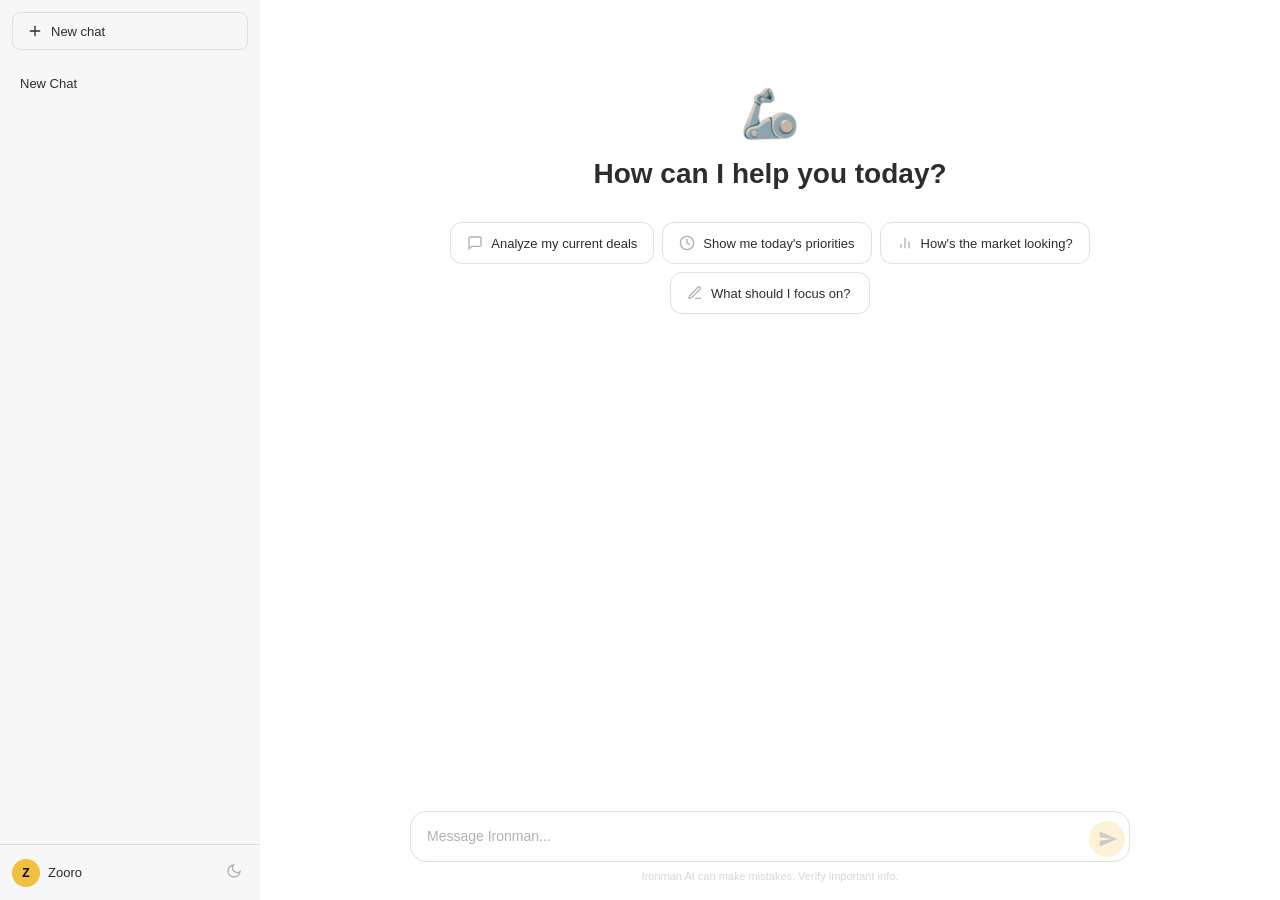
<file: index.html>
<!DOCTYPE html>
<html lang="en">
<head>
  <meta charset="UTF-8" />
  <meta name="viewport" content="width=device-width, initial-scale=1.0" />
  <title>Ironman AI — Dealer Assistant</title>
  <link rel="stylesheet" href="style.css" />
  <link rel="icon" type="image/svg+xml" href="data:image/svg+xml,<svg xmlns='http://www.w3.org/2000/svg' viewBox='0 0 100 100'><text y='.9em' font-size='90'>🦾</text></svg>" />
</head>
<body>
  <div class="app">
    <!-- Sidebar -->
    <aside class="sidebar" id="sidebar">
      <div class="sidebar-header">
        <button class="new-chat-btn" onclick="newChat()">
          <svg width="16" height="16" viewBox="0 0 24 24" fill="none" stroke="currentColor" stroke-width="2" stroke-linecap="round"><line x1="12" y1="5" x2="12" y2="19"/><line x1="5" y1="12" x2="19" y2="12"/></svg>
          New chat
        </button>
      </div>
      <div class="sidebar-conversations">
        <div id="conversationList"></div>
      </div>
      <div class="sidebar-footer">
        <div class="sidebar-user">
          <div class="user-avatar">Z</div>
          <span>Zooro</span>
        </div>
        <button class="theme-toggle" onclick="toggleTheme()" title="Toggle theme">
          <svg width="16" height="16" viewBox="0 0 24 24" fill="none" stroke="currentColor" stroke-width="2"><path d="M21 12.79A9 9 0 1 1 11.21 3 7 7 0 0 0 21 12.79z"/></svg>
        </button>
      </div>
    </aside>

    <!-- Main Chat Area -->
    <main class="chat-area">
      <!-- Messages -->
      <div class="messages" id="messages">
        <div class="welcome">
          <div class="welcome-icon">🦾</div>
          <h2>How can I help you today?</h2>
          <div class="suggestions">
            <button class="suggestion-chip" onclick="sendSuggestion('Analyze my current deals')">
              <svg width="16" height="16" viewBox="0 0 24 24" fill="none" stroke="currentColor" stroke-width="2"><path d="M21 15a2 2 0 0 1-2 2H7l-4 4V5a2 2 0 0 1 2-2h14a2 2 0 0 1 2 2z"/></svg>
              Analyze my current deals
            </button>
            <button class="suggestion-chip" onclick="sendSuggestion('Show me today\'s priorities')">
              <svg width="16" height="16" viewBox="0 0 24 24" fill="none" stroke="currentColor" stroke-width="2"><circle cx="12" cy="12" r="10"/><polyline points="12 6 12 12 16 14"/></svg>
              Show me today's priorities
            </button>
            <button class="suggestion-chip" onclick="sendSuggestion('How\'s the market looking?')">
              <svg width="16" height="16" viewBox="0 0 24 24" fill="none" stroke="currentColor" stroke-width="2"><line x1="18" y1="20" x2="18" y2="10"/><line x1="12" y1="20" x2="12" y2="4"/><line x1="6" y1="20" x2="6" y2="14"/></svg>
              How's the market looking?
            </button>
            <button class="suggestion-chip" onclick="sendSuggestion('What should I focus on?')">
              <svg width="16" height="16" viewBox="0 0 24 24" fill="none" stroke="currentColor" stroke-width="2"><path d="M12 20h9"/><path d="M16.5 3.5a2.121 2.121 0 0 1 3 3L7 19l-4 1 1-4L16.5 3.5z"/></svg>
              What should I focus on?
            </button>
          </div>
        </div>
      </div>

      <!-- Input Area -->
      <div class="input-area">
        <div class="input-wrapper">
          <textarea
            id="chatInput"
            rows="1"
            placeholder="Message Ironman..."
            onkeydown="handleKeyDown(event)"
            oninput="autoResize(this)"
          ></textarea>
          <button class="send-btn" id="sendBtn" onclick="sendMessage()" disabled>
            <svg viewBox="0 0 24 24" width="20" height="20" fill="currentColor">
              <path d="M2.01 21L23 12 2.01 3 2 10l15 2-15 2z" />
            </svg>
          </button>
        </div>
        <div class="input-footer">
          Ironman AI can make mistakes. Verify important info.
        </div>
      </div>
    </main>
  </div>

  <script src="script.js"></script>
</body>
</html>
</file>
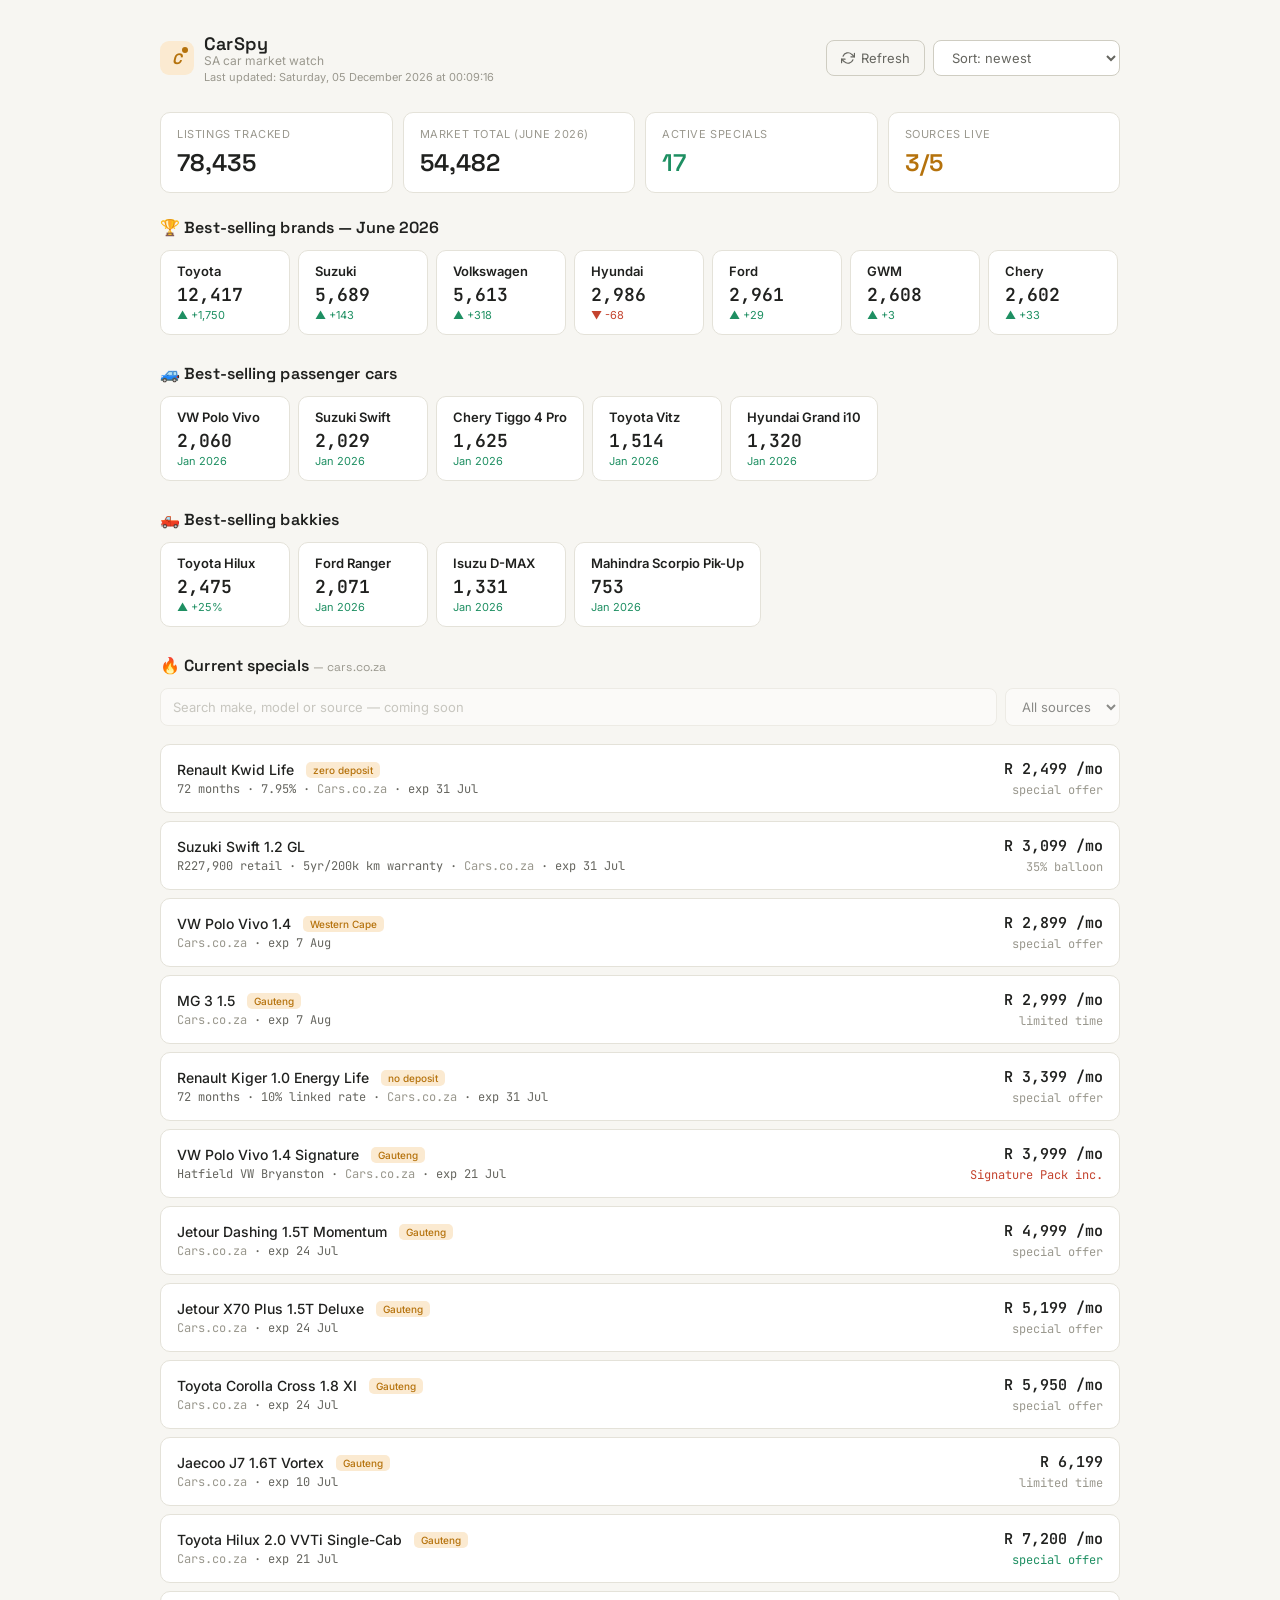
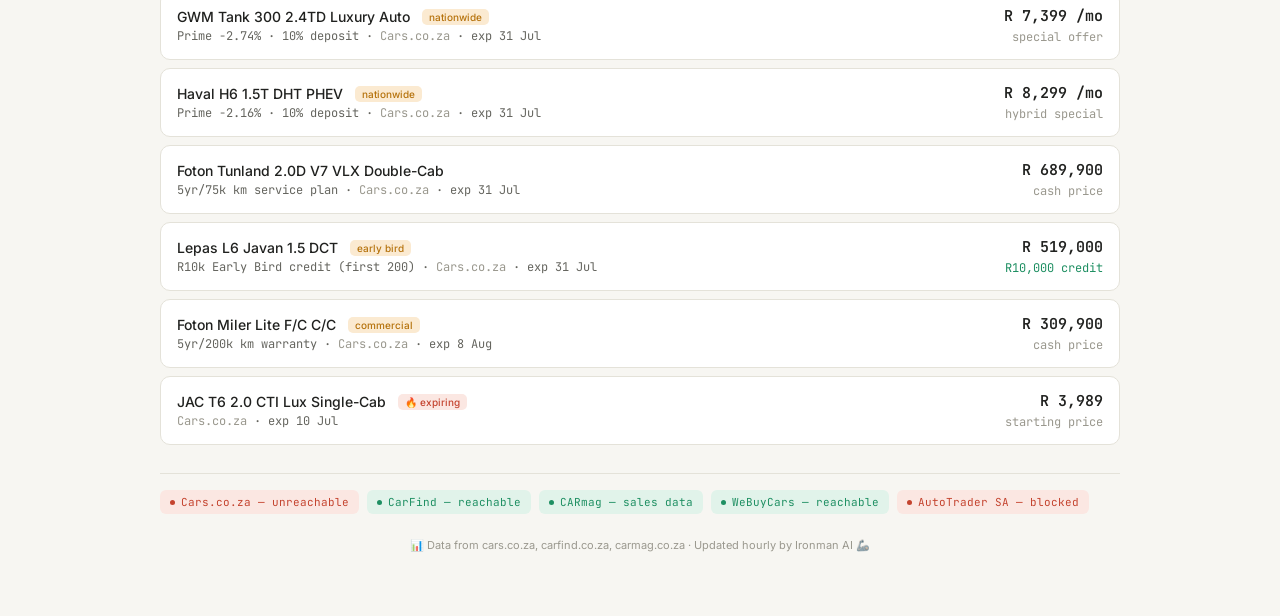
<file: car-market-report.html>
<!DOCTYPE html>
<html lang="en">
<head>
<meta charset="UTF-8">
<meta name="viewport" content="width=device-width, initial-scale=1.0">
<title>CarSpy — SA car market watch</title>
<link rel="preconnect" href="https://fonts.googleapis.com">
<link rel="preconnect" href="https://fonts.gstatic.com" crossorigin>
<link href="https://fonts.googleapis.com/css2?family=Space+Grotesk:wght@500;600;700&family=Inter:wght@400;500;600&family=JetBrains+Mono:wght@400;500;600&display=swap" rel="stylesheet">
<style>
  :root{
    --bg:#F7F6F2;
    --surface:#FFFFFF;
    --surface-2:#FBFAF7;
    --border:#E4E2D9;
    --border-strong:#CFCDC2;
    --text:#20211F;
    --text-dim:#65655F;
    --text-faint:#9A988E;
    --signal:#B5720C;
    --signal-dim:#FBEAD1;
    --drop:#1E8F62;
    --drop-dim:#E1F3EA;
    --rise:#C4432E;
    --rise-dim:#FBE7E2;
    --font-display:'Space Grotesk',sans-serif;
    --font-body:'Inter',sans-serif;
    --font-mono:'JetBrains Mono',monospace;
  }
  *{box-sizing:border-box;margin:0;padding:0;}
  body{
    background:var(--bg);
    color:var(--text);
    font-family:var(--font-body);
    min-height:100vh;
    padding:32px 24px 64px;
  }
  .wrap{max-width:960px;margin:0 auto;}

  header{
    display:flex;justify-content:space-between;align-items:center;
    margin-bottom:28px;
  }
  .brand{display:flex;align-items:center;gap:10px;}
  .brand-mark{
    width:34px;height:34px;border-radius:9px;
    background:var(--signal-dim);
    display:flex;align-items:center;justify-content:center;
    position:relative;
  }
  .brand-mark::after{
    content:'';position:absolute;width:6px;height:6px;border-radius:50%;
    background:var(--signal);top:6px;right:6px;
    box-shadow:0 0 0 0 rgba(255,176,32,0.6);
    animation:blip 2.2s ease-out infinite;
  }
  @keyframes blip{
    0%{box-shadow:0 0 0 0 rgba(255,176,32,0.55);}
    70%{box-shadow:0 0 0 8px rgba(255,176,32,0);}
    100%{box-shadow:0 0 0 0 rgba(255,176,32,0);}
  }
  .brand-mark i{font-family:var(--font-display);font-weight:700;font-size:15px;color:var(--signal);}
  .brand-name{font-family:var(--font-display);font-weight:600;font-size:18px;letter-spacing:0.2px;}
  .brand-sub{font-size:12px;color:var(--text-faint);margin-top:-2px;}
  .update-time{font-size:11px;color:var(--text-faint);margin-top:2px;}
  nav{display:flex;gap:8px;}
  nav select{
    background:var(--surface);border:0.5px solid var(--border-strong);color:var(--text-dim);
    font-family:var(--font-body);font-size:13px;padding:8px 14px;border-radius:8px;
    cursor:pointer;transition:border-color .15s,color .15s;
    outline:none;
  }
  nav select:hover{border-color:var(--signal);color:var(--text);}

  .stats{
    display:grid;grid-template-columns:repeat(4,1fr);gap:10px;margin-bottom:24px;
  }
  .stat{
    background:var(--surface);border:0.5px solid var(--border);border-radius:10px;
    padding:14px 16px;
  }
  .stat-label{font-size:11px;color:var(--text-faint);text-transform:uppercase;letter-spacing:0.6px;}
  .stat-value{font-family:var(--font-display);font-weight:600;font-size:24px;margin-top:6px;}
  .stat-value.up{color:var(--drop);}
  .stat-value.warn{color:var(--signal);}
  .stat-value.down{color:var(--rise);}

  /* section headers */
  .section-title{
    font-family:var(--font-display);font-weight:600;font-size:16px;
    margin:20px 0 12px;letter-spacing:0.1px;
  }

  /* top brands row */
  .brands-row{
    display:flex;gap:8px;overflow-x:auto;padding-bottom:8px;margin-bottom:20px;
  }
  .brands-row::-webkit-scrollbar{height:4px;}
  .brands-row::-webkit-scrollbar-thumb{background:var(--border);border-radius:2px;}
  .brand-pill{
    flex-shrink:0;background:var(--surface);border:0.5px solid var(--border);
    border-radius:10px;padding:12px 16px;min-width:130px;
  }
  .brand-pill .name{font-size:13px;font-weight:600;}
  .brand-pill .sales{font-family:var(--font-mono);font-size:18px;font-weight:600;margin-top:4px;}
  .brand-pill .change{font-size:11px;margin-top:2px;}
  .brand-pill .change.up{color:var(--drop);}
  .brand-pill .change.down{color:var(--rise);}

  .controls{
    display:flex;gap:8px;margin-bottom:18px;flex-wrap:wrap;
  }
  .controls input, .controls select{
    background:var(--surface);border:0.5px solid var(--border);color:var(--text);
    font-family:var(--font-body);font-size:13px;padding:9px 12px;border-radius:8px;
    outline:none;
  }
  .controls input{flex:1;min-width:200px;}
  .controls input::placeholder{color:var(--text-faint);}
  .controls input:focus, .controls select:focus{border-color:var(--signal);}

  .feed{display:flex;flex-direction:column;gap:8px;margin-bottom:28px;}
  .listing{
    display:flex;justify-content:space-between;align-items:center;
    background:var(--surface);border:0.5px solid var(--border);border-radius:10px;
    padding:14px 16px;transition:border-color .15s;
  }
  .listing:hover{border-color:var(--border-strong);}
  .l-title{font-size:14px;font-weight:500;}
  .l-meta{font-size:12px;color:var(--text-dim);margin-top:3px;font-family:var(--font-mono);}
  .l-meta .src{color:var(--text-faint);}
  .l-right{text-align:right;}
  .l-price{font-family:var(--font-mono);font-weight:600;font-size:15px;}
  .l-delta{font-size:12px;margin-top:3px;font-family:var(--font-mono);}
  .l-delta.drop{color:var(--drop);}
  .l-delta.rise{color:var(--rise);}
  .l-delta.new{color:var(--text-faint);}
  .tag{
    display:inline-block;font-size:10px;padding:2px 7px;border-radius:5px;
    margin-left:8px;font-family:var(--font-body);font-weight:500;
    background:var(--signal-dim);color:var(--signal);vertical-align:1px;
  }
  .tag.hot{background:var(--rise-dim);color:var(--rise);}

  .sources{
    display:flex;gap:8px;flex-wrap:wrap;padding-top:16px;border-top:0.5px solid var(--border);
  }
  .src-pill{
    font-family:var(--font-mono);font-size:11px;padding:5px 10px;border-radius:6px;
    display:flex;align-items:center;gap:6px;
  }
  .src-pill.ok{background:var(--drop-dim);color:var(--drop);}
  .src-pill.warn{background:var(--signal-dim);color:var(--signal);}
  .src-pill.err{background:var(--rise-dim);color:var(--rise);}
  .src-dot{width:5px;height:5px;border-radius:50%;background:currentColor;}

  footer{margin-top:24px;font-size:11px;color:var(--text-faint);text-align:center;}

  @media (max-width:640px){
    .stats{grid-template-columns:repeat(2,1fr);}
    header{flex-direction:column;align-items:flex-start;gap:14px;}
  }
</style>
</head>
<body>
<div class="wrap">

  <header>
    <div class="brand">
      <div class="brand-mark"><i>C</i></div>
      <div>
        <div class="brand-name">CarSpy</div>
        <div class="brand-sub">SA car market watch</div>
        <div class="update-time" id="updateTime">Last updated: Thursday, 23 July 2026 at 18:33:43</div>
      </div>
    </div>
    <nav>
      <button id="refreshBtn" onclick="refreshData()" style="background:transparent;border:0.5px solid var(--border-strong);color:var(--text-dim);font-family:var(--font-body);font-size:13px;padding:8px 14px;border-radius:8px;cursor:pointer;transition:border-color .15s,color .15s;display:flex;align-items:center;gap:6px;">
        <svg id="refreshIcon" width="14" height="14" viewBox="0 0 24 24" fill="none" stroke="currentColor" stroke-width="2" stroke-linecap="round" stroke-linejoin="round"><polyline points="23 4 23 10 17 10"/><polyline points="1 20 1 14 7 14"/><path d="M3.51 9a9 9 0 0 1 14.85-3.36L23 10M1 14l4.64 4.36A9 9 0 0 0 20.49 15"/></svg>
        <span id="refreshText">Refresh</span>
      </button>
      <select>
        <option>Sort: newest</option>
        <option>Sort: price low to high</option>
        <option>Sort: biggest drop</option>
      </select>
    </nav>
  </header>

  <div class="stats">
    <div class="stat"><div class="stat-label">Listings tracked</div><div class="stat-value">78,435</div></div>
    <div class="stat"><div class="stat-label">Market total (June 2026)</div><div class="stat-value">54,482</div></div>
    <div class="stat"><div class="stat-label">Active specials</div><div class="stat-value up">17</div></div>
    <div class="stat"><div class="stat-label">Sources live</div><div class="stat-value warn">3/5</div></div>
  </div>

  <!-- Top selling brands -->
  <div class="section-title">🏆 Best-selling brands — June 2026</div>
  <div class="brands-row">
    <div class="brand-pill"><div class="name">Toyota</div><div class="sales">12,417</div><div class="change up">▲ +1,750</div></div>
    <div class="brand-pill"><div class="name">Suzuki</div><div class="sales">5,689</div><div class="change up">▲ +143</div></div>
    <div class="brand-pill"><div class="name">Volkswagen</div><div class="sales">5,613</div><div class="change up">▲ +318</div></div>
    <div class="brand-pill"><div class="name">Hyundai</div><div class="sales">2,986</div><div class="change down">▼ -68</div></div>
    <div class="brand-pill"><div class="name">Ford</div><div class="sales">2,961</div><div class="change up">▲ +29</div></div>
    <div class="brand-pill"><div class="name">GWM</div><div class="sales">2,608</div><div class="change up">▲ +3</div></div>
    <div class="brand-pill"><div class="name">Chery</div><div class="sales">2,602</div><div class="change up">▲ +33</div></div>
    <div class="brand-pill"><div class="name">Isuzu</div><div class="sales">2,121</div><div class="change up">▲ +750</div></div>
    <div class="brand-pill"><div class="name">Jetour</div><div class="sales">2,054</div><div class="change up">▲ +34</div></div>
    <div class="brand-pill"><div class="name">Mahindra</div><div class="sales">1,669</div><div class="change up">▲ +240</div></div>
  </div>

  <!-- Best passenger cars -->
  <div class="section-title">🚙 Best-selling passenger cars</div>
  <div class="brands-row">
    <div class="brand-pill"><div class="name">VW Polo Vivo</div><div class="sales">2,060</div><div class="change up">Jan 2026</div></div>
    <div class="brand-pill"><div class="name">Suzuki Swift</div><div class="sales">2,029</div><div class="change up">Jan 2026</div></div>
    <div class="brand-pill"><div class="name">Chery Tiggo 4 Pro</div><div class="sales">1,625</div><div class="change up">Jan 2026</div></div>
    <div class="brand-pill"><div class="name">Toyota Vitz</div><div class="sales">1,514</div><div class="change up">Jan 2026</div></div>
    <div class="brand-pill"><div class="name">Hyundai Grand i10</div><div class="sales">1,320</div><div class="change up">Jan 2026</div></div>
  </div>

  <!-- Best bakkies -->
  <div class="section-title">🛻 Best-selling bakkies</div>
  <div class="brands-row">
    <div class="brand-pill"><div class="name">Toyota Hilux</div><div class="sales">2,475</div><div class="change up">▲ +25%</div></div>
    <div class="brand-pill"><div class="name">Ford Ranger</div><div class="sales">2,071</div><div class="change up">Jan 2026</div></div>
    <div class="brand-pill"><div class="name">Isuzu D-MAX</div><div class="sales">1,331</div><div class="change up">Jan 2026</div></div>
    <div class="brand-pill"><div class="name">Mahindra Scorpio Pik-Up</div><div class="sales">753</div><div class="change up">Jan 2026</div></div>
  </div>

  <!-- Current specials feed -->
  <div class="section-title">🔥 Current specials <span style="font-size:12px;font-weight:400;color:var(--text-faint);">— cars.co.za</span></div>
  <div class="controls">
    <input type="text" placeholder="Search make, model or source — coming soon" disabled style="opacity:0.5">
    <select disabled style="opacity:0.5">
      <option>All sources</option>
    </select>
  </div>

  <div class="feed" id="feed">
    <div class="listing">
      <div>
        <div class="l-title">Renault Kwid Life <span class="tag">zero deposit</span></div>
        <div class="l-meta">72 months · 7.95% · <span class="src">Cars.co.za</span> · exp 31 Jul</div>
      </div>
      <div class="l-right">
        <div class="l-price">R 2,499 /mo</div>
        <div class="l-delta new">special offer</div>
      </div>
    </div>
    <div class="listing">
      <div>
        <div class="l-title">Suzuki Swift 1.2 GL</div>
        <div class="l-meta">R227,900 retail · 5yr/200k km warranty · <span class="src">Cars.co.za</span> · exp 31 Jul</div>
      </div>
      <div class="l-right">
        <div class="l-price">R 3,099 /mo</div>
        <div class="l-delta new">35% balloon</div>
      </div>
    </div>
    <div class="listing">
      <div>
        <div class="l-title">VW Polo Vivo 1.4 <span class="tag">Western Cape</span></div>
        <div class="l-meta"><span class="src">Cars.co.za</span> · exp 7 Aug</div>
      </div>
      <div class="l-right">
        <div class="l-price">R 2,899 /mo</div>
        <div class="l-delta new">special offer</div>
      </div>
    </div>
    <div class="listing">
      <div>
        <div class="l-title">MG 3 1.5 <span class="tag">Gauteng</span></div>
        <div class="l-meta"><span class="src">Cars.co.za</span> · exp 7 Aug</div>
      </div>
      <div class="l-right">
        <div class="l-price">R 2,999 /mo</div>
        <div class="l-delta new">limited time</div>
      </div>
    </div>
    <div class="listing">
      <div>
        <div class="l-title">Renault Kiger 1.0 Energy Life <span class="tag">no deposit</span></div>
        <div class="l-meta">72 months · 10% linked rate · <span class="src">Cars.co.za</span> · exp 31 Jul</div>
      </div>
      <div class="l-right">
        <div class="l-price">R 3,399 /mo</div>
        <div class="l-delta new">special offer</div>
      </div>
    </div>
    <div class="listing">
      <div>
        <div class="l-title">VW Polo Vivo 1.4 Signature <span class="tag">Gauteng</span></div>
        <div class="l-meta">Hatfield VW Bryanston · <span class="src">Cars.co.za</span> · exp 21 Jul</div>
      </div>
      <div class="l-right">
        <div class="l-price">R 3,999 /mo</div>
        <div class="l-delta rise">Signature Pack inc.</div>
      </div>
    </div>
    <div class="listing">
      <div>
        <div class="l-title">Jetour Dashing 1.5T Momentum <span class="tag">Gauteng</span></div>
        <div class="l-meta"><span class="src">Cars.co.za</span> · exp 24 Jul</div>
      </div>
      <div class="l-right">
        <div class="l-price">R 4,999 /mo</div>
        <div class="l-delta new">special offer</div>
      </div>
    </div>
    <div class="listing">
      <div>
        <div class="l-title">Jetour X70 Plus 1.5T Deluxe <span class="tag">Gauteng</span></div>
        <div class="l-meta"><span class="src">Cars.co.za</span> · exp 24 Jul</div>
      </div>
      <div class="l-right">
        <div class="l-price">R 5,199 /mo</div>
        <div class="l-delta new">special offer</div>
      </div>
    </div>
    <div class="listing">
      <div>
        <div class="l-title">Toyota Corolla Cross 1.8 XI <span class="tag">Gauteng</span></div>
        <div class="l-meta"><span class="src">Cars.co.za</span> · exp 24 Jul</div>
      </div>
      <div class="l-right">
        <div class="l-price">R 5,950 /mo</div>
        <div class="l-delta new">special offer</div>
      </div>
    </div>
    <div class="listing">
      <div>
        <div class="l-title">Jaecoo J7 1.6T Vortex <span class="tag">Gauteng</span></div>
        <div class="l-meta"><span class="src">Cars.co.za</span> · exp 10 Jul</div>
      </div>
      <div class="l-right">
        <div class="l-price">R 6,199</div>
        <div class="l-delta new">limited time</div>
      </div>
    </div>
    <div class="listing">
      <div>
        <div class="l-title">Toyota Hilux 2.0 VVTi Single-Cab <span class="tag">Gauteng</span></div>
        <div class="l-meta"><span class="src">Cars.co.za</span> · exp 21 Jul</div>
      </div>
      <div class="l-right">
        <div class="l-price">R 7,200 /mo</div>
        <div class="l-delta drop">special offer</div>
      </div>
    </div>
    <div class="listing">
      <div>
        <div class="l-title">GWM Tank 300 2.4TD Luxury Auto <span class="tag">nationwide</span></div>
        <div class="l-meta">Prime -2.74% · 10% deposit · <span class="src">Cars.co.za</span> · exp 31 Jul</div>
      </div>
      <div class="l-right">
        <div class="l-price">R 7,399 /mo</div>
        <div class="l-delta new">special offer</div>
      </div>
    </div>
    <div class="listing">
      <div>
        <div class="l-title">Haval H6 1.5T DHT PHEV <span class="tag">nationwide</span></div>
        <div class="l-meta">Prime -2.16% · 10% deposit · <span class="src">Cars.co.za</span> · exp 31 Jul</div>
      </div>
      <div class="l-right">
        <div class="l-price">R 8,299 /mo</div>
        <div class="l-delta new">hybrid special</div>
      </div>
    </div>
    <div class="listing">
      <div>
        <div class="l-title">Foton Tunland 2.0D V7 VLX Double-Cab</div>
        <div class="l-meta">5yr/75k km service plan · <span class="src">Cars.co.za</span> · exp 31 Jul</div>
      </div>
      <div class="l-right">
        <div class="l-price">R 689,900</div>
        <div class="l-delta new">cash price</div>
      </div>
    </div>
    <div class="listing">
      <div>
        <div class="l-title">Lepas L6 Javan 1.5 DCT <span class="tag">early bird</span></div>
        <div class="l-meta">R10k Early Bird credit (first 200) · <span class="src">Cars.co.za</span> · exp 31 Jul</div>
      </div>
      <div class="l-right">
        <div class="l-price">R 519,000</div>
        <div class="l-delta drop">R10,000 credit</div>
      </div>
    </div>
    <div class="listing">
      <div>
        <div class="l-title">Foton Miler Lite F/C C/C <span class="tag">commercial</span></div>
        <div class="l-meta">5yr/200k km warranty · <span class="src">Cars.co.za</span> · exp 8 Aug</div>
      </div>
      <div class="l-right">
        <div class="l-price">R 309,900</div>
        <div class="l-delta new">cash price</div>
      </div>
    </div>
    <div class="listing">
      <div>
        <div class="l-title">JAC T6 2.0 CTI Lux Single-Cab <span class="tag hot">🔥 expiring</span></div>
        <div class="l-meta"><span class="src">Cars.co.za</span> · exp 10 Jul</div>
      </div>
      <div class="l-right">
        <div class="l-price">R 3,989</div>
        <div class="l-delta new">starting price</div>
      </div>
    </div>
  </div>

  <div class="sources">
    <div class="src-pill err"><span class="src-dot"></span>Cars.co.za — unreachable</div>
    <div class="src-pill ok"><span class="src-dot"></span>CarFind — reachable</div>
    <div class="src-pill ok"><span class="src-dot"></span>CARmag — sales data</div>
    <div class="src-pill ok"><span class="src-dot"></span>WeBuyCars — reachable</div>
    <div class="src-pill err"><span class="src-dot"></span>AutoTrader SA — blocked</div>
  </div>

  <footer>
    📊 Data from cars.co.za, carfind.co.za, carmag.co.za · Updated <span id="refreshStatus">hourly</span> by Ironman AI 🦾
  </footer>
</div>

<script>
  const now = new Date().toLocaleString('en-ZA', { timeZone: 'Africa/Johannesburg', dateStyle: 'full', timeStyle: 'medium' });
  document.getElementById('updateTime').textContent = 'Last updated: ' + now;

  async function refreshData() {
    const btn = document.getElementById('refreshBtn');
    const icon = document.getElementById('refreshIcon');
    const text = document.getElementById('refreshText');
    const status = document.getElementById('refreshStatus');

    btn.style.opacity = '0.6';
    btn.style.pointerEvents = 'none';
    text.textContent = 'Refreshing...';
    icon.style.animation = 'spin 1s linear infinite';
    status.textContent = 'refreshing now...';

    try {
      // Use no-cors to send request from HTTPS page to HTTP endpoint
      await fetch('http://75.119.130.136:3102/refresh', { method: 'POST', mode: 'no-cors', signal: AbortSignal.timeout(45000) });
      status.textContent = 'refreshed ✓';
      text.textContent = 'Refresh';
      btn.style.opacity = '1';
      btn.style.pointerEvents = 'auto';
      icon.style.animation = 'none';
      setTimeout(() => location.reload(), 1500);
    } catch (err) {
      // Even if fetch fails (no-cors mode), the request likely went through
      status.textContent = 'refresh triggered ✓';
      text.textContent = 'Refresh';
      btn.style.opacity = '1';
      btn.style.pointerEvents = 'auto';
      icon.style.animation = 'none';
      setTimeout(() => location.reload(), 2000);
    }
  }

  // Add spin animation
  const style = document.createElement('style');
  style.textContent = '@keyframes spin { 100% { transform: rotate(360deg); } }';
  document.head.appendChild(style);
</script>
</body>
</html>
</file>
<file: style.css>
/* ============================================
   IRONMAN AI — Dealer Assistant
   ChatGPT-inspired Design
   ============================================ */

:root {
  --bg-primary: #ffffff;
  --bg-secondary: #f7f7f8;
  --bg-tertiary: #ececf1;
  --bg-hover: #e8e8ec;
  --bg-input: #ffffff;
  --text-primary: #2d2d2d;
  --text-secondary: #6b6b6b;
  --text-muted: #b0b0b0;
  --border-color: #e0e0e0;
  --accent: #f0c040;
  --accent-hover: #e0b030;
  --user-bubble: #ffffff;
  --assistant-bubble: transparent;
  --shadow: 0 2px 8px rgba(0,0,0,0.1);
  --radius-sm: 8px;
  --radius-md: 12px;
  --radius-lg: 16px;
  --sidebar-width: 260px;
  --font: 'Segoe UI', -apple-system, BlinkMacSystemFont, Roboto, Oxygen, Ubuntu, sans-serif;
}/* ===== LIGHT THEME ===== */
.light-theme {
  --bg-primary: #212121;
  --bg-secondary: #171717;
  --bg-tertiary: #2f2f2f;
  --bg-hover: #3a3a3a;
  --bg-input: #2f2f2f;
  --text-primary: #ececec;
  --text-secondary: #b4b4b4;
  --text-muted: #707070;
  --border-color: #424242;
  --accent: #f0c040;
  --accent-hover: #f5d060;
}

* {
  margin: 0;
  padding: 0;
  box-sizing: border-box;
}

body {
  font-family: var(--font);
  background: var(--bg-primary);
  color: var(--text-primary);
  height: 100vh;
  overflow: hidden;
}

/* ===== APP LAYOUT ===== */
.app {
  display: flex;
  height: 100vh;
  width: 100vw;
}

/* ===== SIDEBAR ===== */
.sidebar {
  width: var(--sidebar-width);
  min-width: var(--sidebar-width);
  background: var(--bg-secondary);
  display: flex;
  flex-direction: column;
  transition: transform 0.2s ease;
  z-index: 100;
}

.sidebar-header {
  padding: 12px;
}

.new-chat-btn {
  display: flex;
  align-items: center;
  gap: 8px;
  width: 100%;
  padding: 10px 14px;
  border: 1px solid var(--border-color);
  border-radius: var(--radius-sm);
  background: transparent;
  color: var(--text-primary);
  font-size: 13px;
  cursor: pointer;
  transition: background 0.15s;
  font-family: inherit;
}

.new-chat-btn:hover {
  background: var(--bg-hover);
}

.sidebar-conversations {
  flex: 1;
  overflow-y: auto;
  padding: 4px 8px;
}

.sidebar-conversations::-webkit-scrollbar {
  width: 4px;
}
.sidebar-conversations::-webkit-scrollbar-thumb {
  background: var(--border-color);
  border-radius: 2px;
}

.conv-empty {
  padding: 20px;
  font-size: 12px;
  color: var(--text-muted);
  text-align: center;
}

.conv-item {
  display: flex;
  flex-direction: column;
  padding: 10px 12px;
  cursor: pointer;
  border-radius: var(--radius-sm);
  transition: background 0.15s;
  position: relative;
  margin-bottom: 2px;
}

.conv-item:hover {
  background: var(--bg-hover);
}

.conv-item.active {
  background: var(--bg-tertiary);
}

.conv-title {
  font-size: 13px;
  color: var(--text-primary);
  white-space: nowrap;
  overflow: hidden;
  text-overflow: ellipsis;
  padding-right: 24px;
}

.conv-del {
  position: absolute;
  right: 8px;
  top: 50%;
  transform: translateY(-50%);
  background: none;
  border: none;
  color: var(--text-muted);
  font-size: 14px;
  cursor: pointer;
  opacity: 0;
  transition: opacity 0.15s;
  padding: 4px;
  border-radius: 4px;
  line-height: 1;
}

.conv-item:hover .conv-del {
  opacity: 0.6;
}
.conv-del:hover {
  opacity: 1 !important;
  color: var(--text-primary);
}

.sidebar-footer {
  padding: 12px;
  border-top: 1px solid var(--border-color);
  display: flex;
  align-items: center;
  justify-content: space-between;
}

.sidebar-user {
  display: flex;
  align-items: center;
  gap: 8px;
  font-size: 13px;
  color: var(--text-primary);
}

.user-avatar {
  width: 28px;
  height: 28px;
  border-radius: 50%;
  background: var(--accent);
  color: #000;
  display: flex;
  align-items: center;
  justify-content: center;
  font-size: 12px;
  font-weight: 700;
}

.theme-toggle {
  background: none;
  border: none;
  color: var(--text-muted);
  cursor: pointer;
  padding: 6px;
  border-radius: 6px;
  transition: background 0.15s, color 0.15s;
}

.theme-toggle:hover {
  background: var(--bg-hover);
  color: var(--text-primary);
}

/* ===== CHAT AREA ===== */
.chat-area {
  flex: 1;
  display: flex;
  flex-direction: column;
  min-width: 0;
  background: var(--bg-primary);
  position: relative;
}

/* ===== MESSAGES ===== */
.messages {
  flex: 1;
  overflow-y: auto;
  padding: 0;
  scroll-behavior: smooth;
}

.messages::-webkit-scrollbar {
  width: 6px;
}
.messages::-webkit-scrollbar-track {
  background: transparent;
}
.messages::-webkit-scrollbar-thumb {
  background: var(--border-color);
  border-radius: 3px;
}

/* Welcome */
.welcome {
  display: flex;
  flex-direction: column;
  align-items: center;
  justify-content: center;
  text-align: center;
  padding: 80px 20px;
  min-height: 400px;
  max-width: 720px;
  margin: 0 auto;
}

.welcome-icon {
  font-size: 48px;
  margin-bottom: 16px;
}

.welcome h2 {
  font-size: 28px;
  font-weight: 600;
  margin-bottom: 8px;
  color: var(--text-primary);
}

.suggestions {
  display: flex;
  flex-wrap: wrap;
  gap: 8px;
  justify-content: center;
  margin-top: 24px;
}

.suggestion-chip {
  display: flex;
  align-items: center;
  gap: 8px;
  padding: 12px 16px;
  border: 1px solid var(--border-color);
  border-radius: var(--radius-md);
  background: transparent;
  color: var(--text-primary);
  font-size: 13px;
  cursor: pointer;
  transition: background 0.15s;
  font-family: inherit;
  text-align: left;
  min-width: 200px;
}

.suggestion-chip svg {
  flex-shrink: 0;
  color: var(--text-muted);
}

.suggestion-chip:hover {
  background: var(--bg-tertiary);
}

/* Message Bubbles */
.message-scroll-area {
  max-width: 768px;
  margin: 0 auto;
  width: 100%;
  padding: 0 16px;
}

.message {
  display: flex;
  padding: 16px 24px;
  gap: 16px;
  animation: message-in 0.2s ease-out;
  max-width: 768px;
  margin: 0 auto;
  width: 100%;
}

@keyframes message-in {
  from { opacity: 0; }
  to { opacity: 1; }
}

.message.user {
  /* user messages just sit inline */
}

.message.assistant {
  background: var(--bg-secondary);
}

.bubble {
  font-size: 14px;
  line-height: 1.6;
  word-wrap: break-word;
  flex: 1;
  min-width: 0;
}

.message.user .bubble {
  color: var(--text-primary);
}

.message.assistant .bubble {
  color: var(--text-primary);
}

.assistant-avatar {
  width: 30px;
  height: 30px;
  border-radius: 50%;
  flex-shrink: 0;
  background: var(--bg-tertiary);
  display: flex;
  align-items: center;
  justify-content: center;
  font-size: 15px;
  margin-top: 2px;
}

.message-time {
  font-size: 11px;
  color: var(--text-muted);
  margin-top: 6px;
  opacity: 0.6;
}

/* Typing indicator */
.typing-indicator {
  display: flex;
  align-items: center;
  gap: 4px;
  padding: 4px 0;
}

.typing-indicator span {
  width: 6px;
  height: 6px;
  border-radius: 50%;
  background: var(--text-muted);
  animation: typing 1.4s infinite;
}

.typing-indicator span:nth-child(2) { animation-delay: 0.2s; }
.typing-indicator span:nth-child(3) { animation-delay: 0.4s; }

@keyframes typing {
  0%, 60%, 100% { opacity: 0.2; }
  30% { opacity: 0.8; }
}

/* Error message */
.message.error .bubble {
  color: #f87171;
}

/* ===== INPUT AREA ===== */
.input-area {
  padding: 0 24px 16px;
  max-width: 768px;
  margin: 0 auto;
  width: 100%;
}

.input-wrapper {
  display: flex;
  align-items: flex-end;
  gap: 8px;
  background: var(--bg-input);
  border: 1px solid var(--border-color);
  border-radius: var(--radius-lg);
  padding: 4px 4px 4px 16px;
  transition: border-color 0.15s;
}

.input-wrapper:focus-within {
  border-color: var(--text-muted);
}

textarea {
  flex: 1;
  background: transparent;
  border: none;
  outline: none;
  color: var(--text-primary);
  font-size: 14px;
  font-family: inherit;
  line-height: 1.5;
  padding: 10px 0;
  resize: none;
  max-height: 120px;
}

textarea::placeholder {
  color: var(--text-muted);
}

.send-btn {
  width: 36px;
  height: 36px;
  border-radius: 50%;
  border: none;
  background: var(--accent);
  color: #000;
  display: flex;
  align-items: center;
  justify-content: center;
  cursor: pointer;
  transition: background 0.15s, opacity 0.15s;
  flex-shrink: 0;
  opacity: 0.8;
}

.send-btn:hover:not(:disabled) {
  background: var(--accent-hover);
  opacity: 1;
}

.send-btn:disabled {
  opacity: 0.2;
  cursor: not-allowed;
}

.send-btn svg {
  margin-left: 2px;
}

.input-footer {
  text-align: center;
  font-size: 11px;
  color: var(--text-muted);
  padding: 8px 0 2px;
  opacity: 0.5;
}

/* ===== CODE BLOCKS ===== */
.code-block {
  margin: 8px 0;
  border-radius: 8px;
  overflow: hidden;
  border: 1px solid var(--border-color);
  background: #111;
}

.code-header {
  padding: 4px 12px;
  font-size: 10px;
  text-transform: uppercase;
  letter-spacing: 0.05em;
  color: var(--text-muted);
  background: #1a1a1a;
  border-bottom: 1px solid var(--border-color);
}

.code-block pre {
  padding: 12px 16px;
  margin: 0;
  overflow-x: auto;
  font-size: 13px;
  line-height: 1.5;
  font-family: 'SF Mono', Consolas, monospace;
  color: #a8d8ea;
}

.code-block code {
  background: none;
  padding: 0;
  font-size: inherit;
}

.bubble code {
  background: var(--bg-tertiary);
  padding: 2px 6px;
  border-radius: 4px;
  font-size: 13px;
  font-family: 'SF Mono', Consolas, monospace;
  color: var(--accent);
}

.bullet, .num-list {
  font-weight: 600;
  color: var(--accent);
}



/* ===== RESPONSIVE ===== */
@media (max-width: 768px) {
  .sidebar {
    position: fixed;
    left: 0;
    top: 0;
    height: 100vh;
    transform: translateX(-100%);
    box-shadow: 0 0 24px rgba(0,0,0,0.5);
  }

  .sidebar.open {
    transform: translateX(0);
  }

  /* Add hamburger to chat area on mobile via JS */

  .message {
    padding: 12px 16px;
    gap: 12px;
  }

  .welcome {
    padding: 60px 16px;
    min-height: 300px;
  }

  .welcome h2 {
    font-size: 22px;
  }

  .suggestions {
    flex-direction: column;
    align-items: stretch;
  }

  .suggestion-chip {
    min-width: unset;
  }

  .input-area {
    padding: 0 12px 12px;
  }
}
</file>
